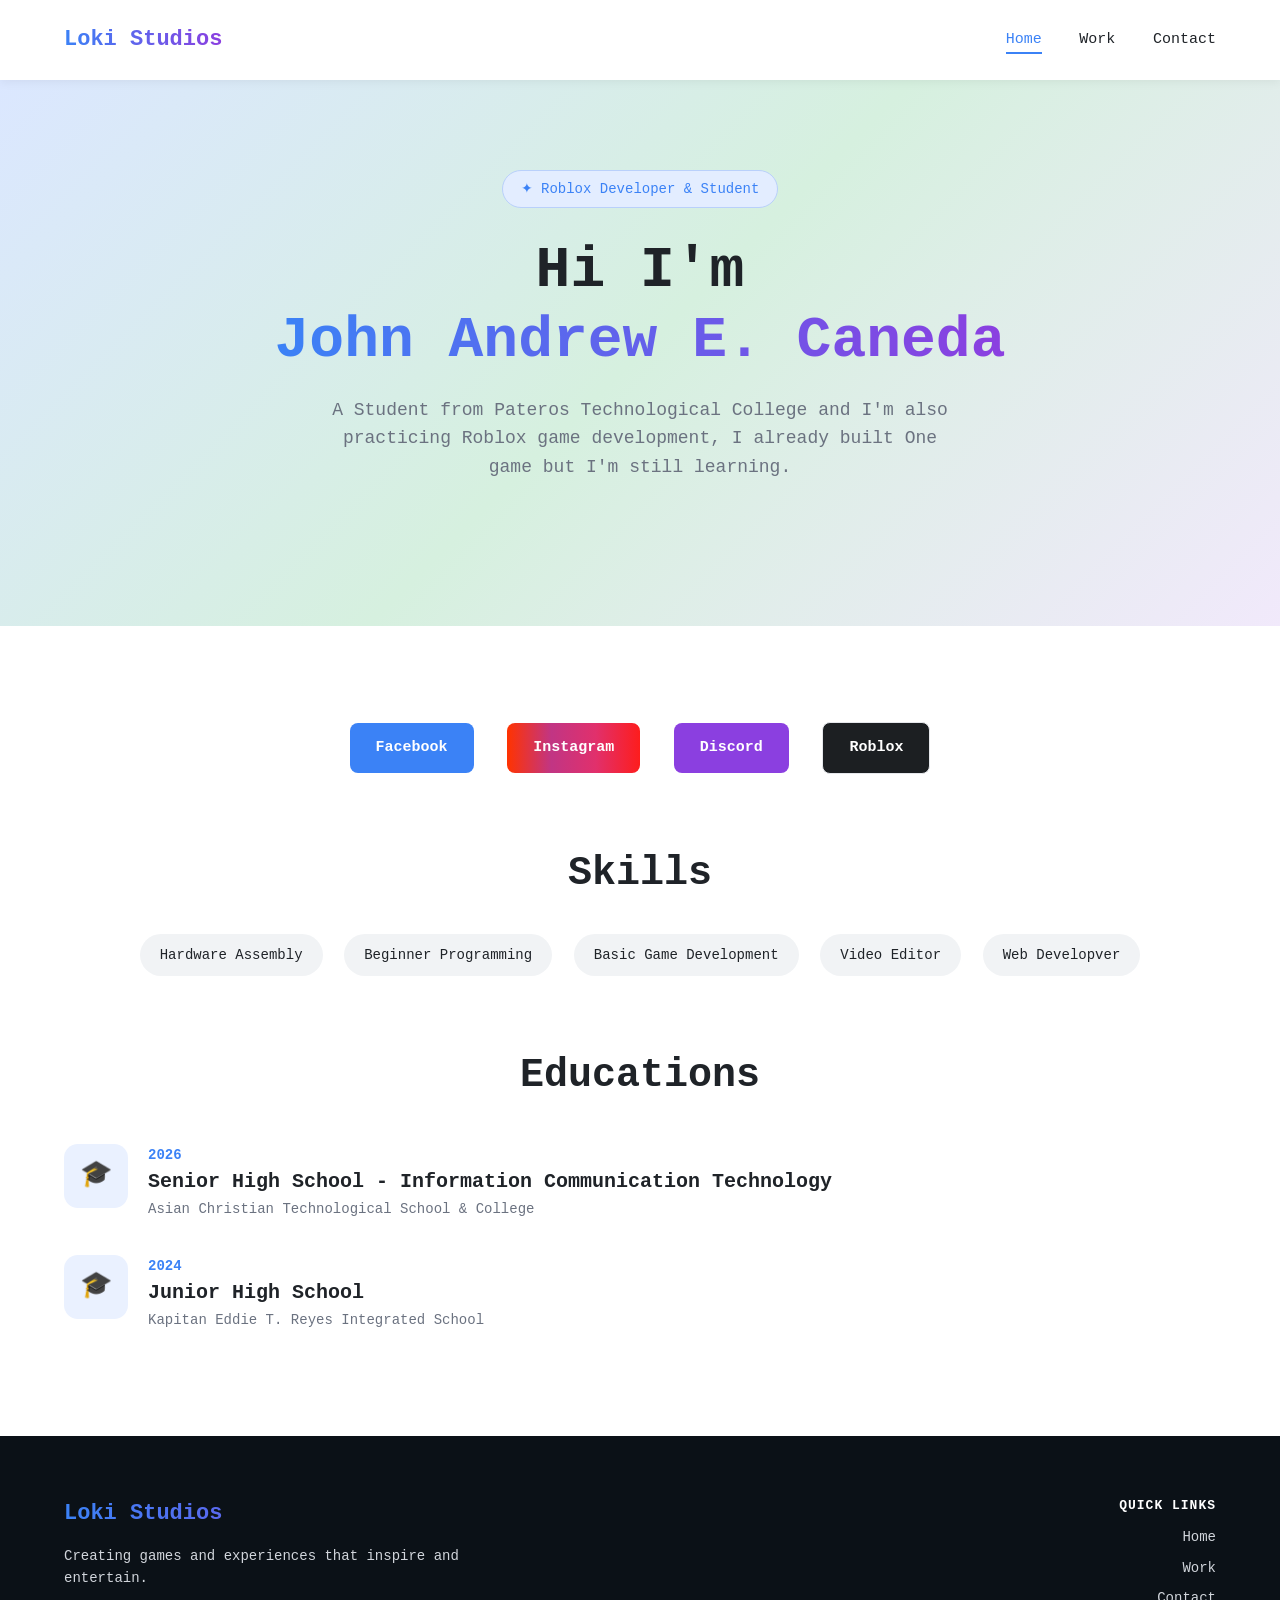
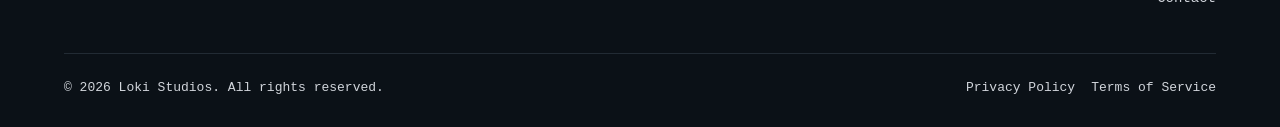
<file: index.html>
<!DOCTYPE html>
<html lang="en">
<head>
  <meta charset="UTF-8">
  <meta name="viewport" content="width=device-width, initial-scale=1.0">
  <title>Andrew Caneda - Home</title>
  <link rel="stylesheet" href="style.css">
</head>
<body>

  <!-- HEADER -->
  <header>
    <div class="container nav">
      <a href="index.html" class="logo gradient-text">Loki Studios</a>
      <div class="nav-links">
        <a href="index.html" class="active">Home</a>
        <a href="work.html">Work</a>
        <a href="contact.html">Contact</a>
      </div>
    </div>
  </header>

  <!-- HERO -->
  <div class="hero">
    <div class="container">
      <span class="badge">&#10022; Roblox Developer &amp; Student</span>
      <h1>Hi I'm<br><span class="gradient-text">John Andrew E. Caneda</span></h1>
      <p>A Student from Pateros Technological College and I'm also practicing Roblox game development, I already built One game but I'm still learning.</p>
    </div>
  </div>

  <!-- ABOUT (no picture) -->
  <section>
    <div class="container about">
      <div class="social">
        <a href="https://www.facebook.com/andrew.caneda.285074" class="btn btn-blue">Facebook</a>
        <a href="https://www.instagram.com/fxelzlike_lokiii/?hl=en" class="btn btn-indigo">Instagram</a>
        <a href="No Link Available" class="btn btn-purple">Discord</a>
        <a href="https://www.roblox.com/users/5209680108/profile" class="btn btn-black">Roblox</a>
      </div>
    </div>
  </section>

  <!-- SKILLS -->
  <section style="padding-top:0;">
    <div class="container center">
      <h2>Skills</h2>
      <div class="chips">
        <span>Hardware Assembly</span>
        <span>Beginner Programming</span>
        <span>Basic Game Development</span>
        <span>Video Editor</span>
        <span>Web Developver</span>
      </div>
    </div>
  </section>

  <!-- MILESTONES -->
  <section style="padding-top:0;">
    <div class="container">
      <h2 class="center">Educations</h2>
      <br>
      <div class="education">
        <div class="icon-box">&#127891;</div>
        <div><div class="year">2026</div><h3>Senior High School - Information Communication Technology</h3><p>Asian Christian Technological School &amp; College</p></div>
      </div>
      <div class="education">
        <div class="icon-box">&#127891;</div>
        <div><div class="year">2024</div><h3>Junior High School</h3><p>Kapitan Eddie T. Reyes Integrated School</p></div>
      </div>
    </div>
  </section>

  <!-- FOOTER -->
  <footer>
    <div class="container">
      <div class="footer-top">
        <div>
          <div class="logo gradient-text">Loki Studios</div>
          <p>Creating games and experiences that inspire and entertain.</p>
        </div>
        <div class="footer-links">
          <b>QUICK LINKS</b>
          <a href="index.html">Home</a>
          <a href="work.html">Work</a>
          <a href="contact.html">Contact</a>
        </div>
      </div>
      <div class="footer-bottom">
        <span>&copy; 2026 Loki Studios. All rights reserved.</span>
        <span><a href="Privacy.html">Privacy Policy</a><a href="ToS.html">Terms of Service</a></span>
      </div>
    </div>
  </footer>

</body>
</html>
</file>
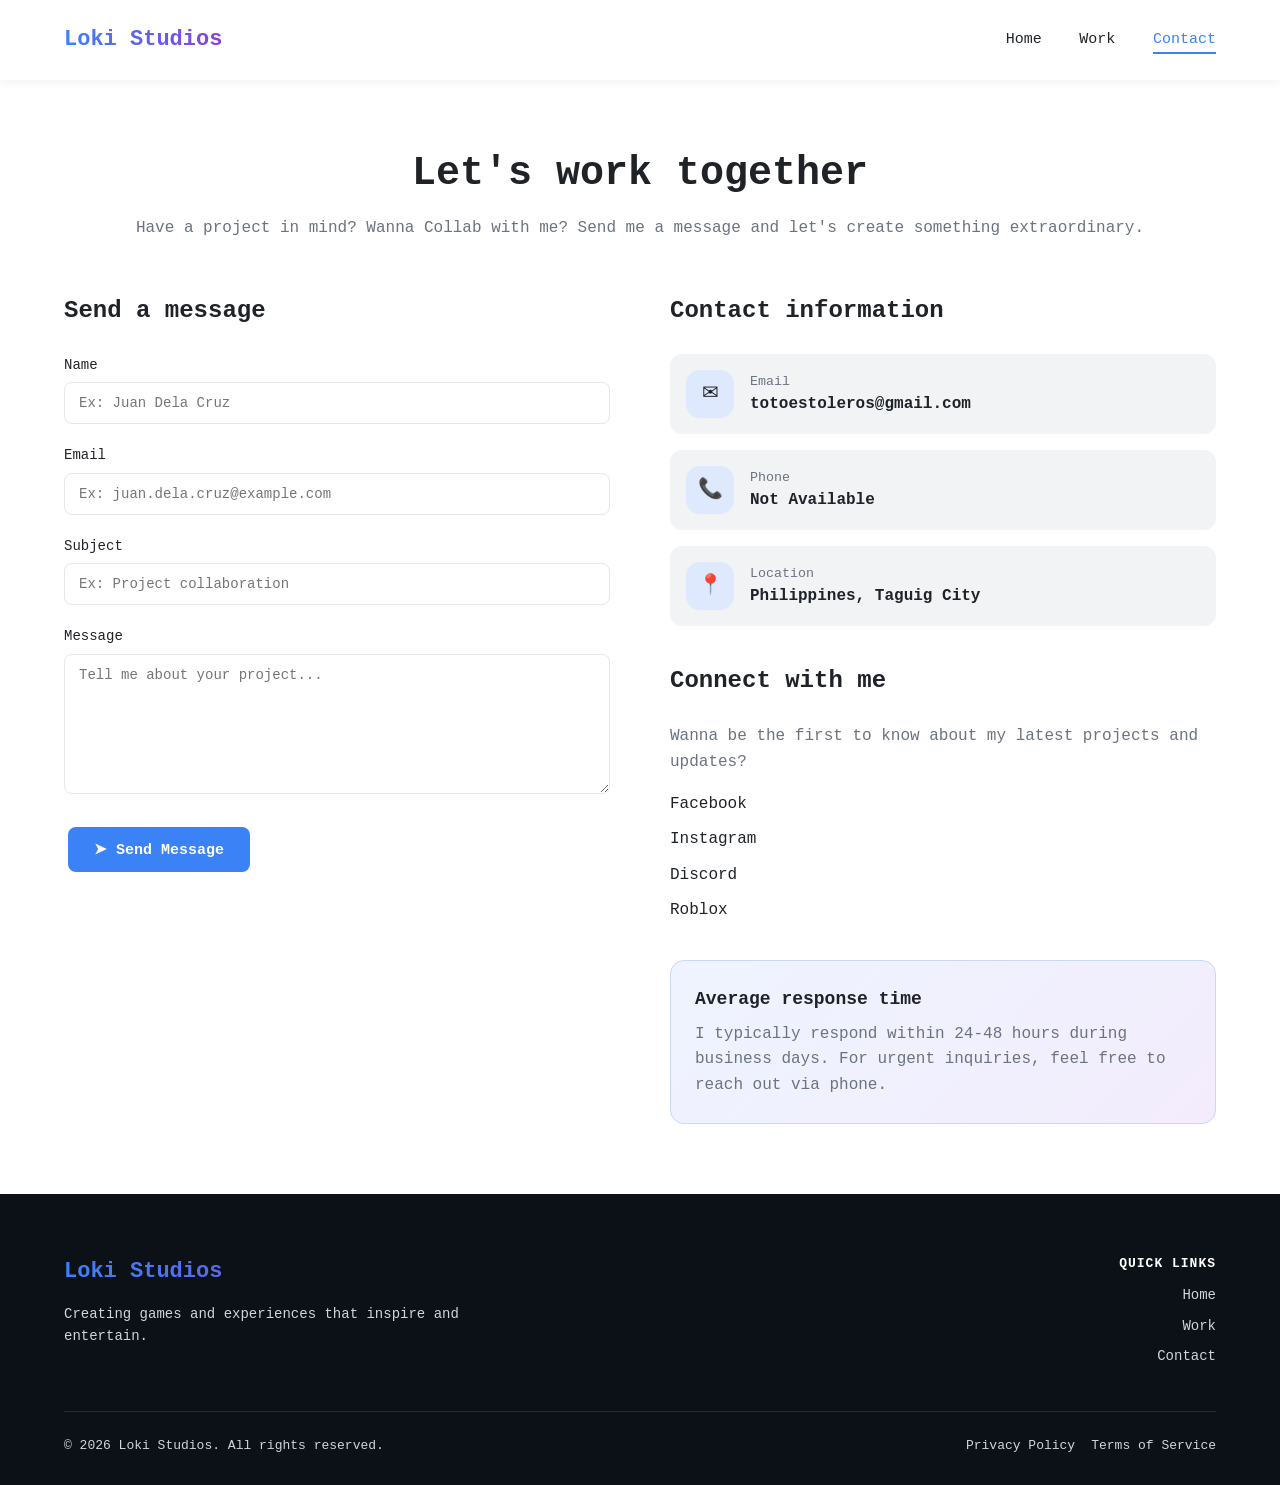
<file: contact.html>
<!DOCTYPE html>
<html lang="en">
<head>
  <meta charset="UTF-8">
  <meta name="viewport" content="width=device-width, initial-scale=1.0">
  <title>Andrew Caneda - Contact</title>
  <link rel="stylesheet" href="style.css">
</head>
<body>

  <!-- HEADER -->
  <header>
    <div class="container nav">
      <a href="index.html" class="logo gradient-text">Loki Studios</a>
      <div class="nav-links">
        <a href="index.html">Home</a>
        <a href="work.html">Work</a>
        <a href="contact.html" class="active">Contact</a>
      </div>
    </div>
  </header>

  <section>
    <div class="container">
      <h2 class="center">Let's work together</h2>
      <p class="center muted">Have a project in mind? Wanna Collab with me? Send me a message and let's create something extraordinary.</p>

      <div class="contact-grid">

        <!-- LEFT: FORM -->
        <div>
          <h3>Send a message</h3>
          <form action="https://formspree.io/f/moejzrga" method="post">
            <label for="name">Name</label>
            <input type="text" id="name" name="name" placeholder="Ex: Juan Dela Cruz">

            <label for="email">Email</label>
            <input type="email" id="email" name="email" placeholder="Ex: juan.dela.cruz@example.com">

            <label for="subject">Subject</label>
            <input type="text" id="subject" name="subject" placeholder="Ex: Project collaboration">

            <label for="message">Message</label>
            <textarea id="message" name="message" placeholder="Tell me about your project..."></textarea>

            <button type="submit" class="btn btn-blue">&#10148; Send Message</button>
          </form>
        </div>

        <!-- RIGHT: CONTACT INFO -->
        <div>
          <h3>Contact information</h3>

          <a href="mailto:totoestoleros@gmail.com" class="info-card">
            <div class="icon-box">&#9993;</div>
            <div><small>Email</small><b>totoestoleros@gmail.com</b></div>
          </a>

          <a href="tel: +630000000000" class="info-card">
            <div class="icon-box">&#128222;</div>
            <div><small>Phone</small><b>Not Available</b></div>
          </a>

          <div class="info-card">
            <div class="icon-box">&#128205;</div>
            <div><small>Location</small><b>Philippines, Taguig City</b></div>
          </div>

          <div class="connect">
            <h3>Connect with me</h3>
            <p class="muted">Wanna be the first to know about my latest projects and updates?</p>
            <a href="https://www.facebook.com/andrew.caneda.285074">Facebook</a>
            <a href="https://www.instagram.com/fxelzlike_lokiii/?hl=en">Instagram</a>
            <a href="No Link Available">Discord</a>
            <a href="https://www.roblox.com/users/5209680108/profile">Roblox</a>
          </div>

          <div class="response-box">
            <h4>Average response time</h4>
            <p>I typically respond within 24-48 hours during business days. For urgent inquiries, feel free to reach out via phone.</p>
          </div>
        </div>

      </div>
    </div>
  </section>

  <!-- FOOTER -->
  <footer>
    <div class="container">
      <div class="footer-top">
        <div>
          <div class="logo gradient-text">Loki Studios</div>
          <p>Creating games and experiences that inspire and entertain.</p>
        </div>
        <div class="footer-links">
          <b>QUICK LINKS</b>
          <a href="index.html">Home</a>
          <a href="work.html">Work</a>
          <a href="contact.html">Contact</a>
        </div>
      </div>
      <div class="footer-bottom">
        <span>&copy; 2026 Loki Studios. All rights reserved.</span>
        <span><a href="Privacy.html">Privacy Policy</a><a href="ToS.html">Terms of Service</a></span>
      </div>
    </div>
  </footer>

</body>
</html>
</file>
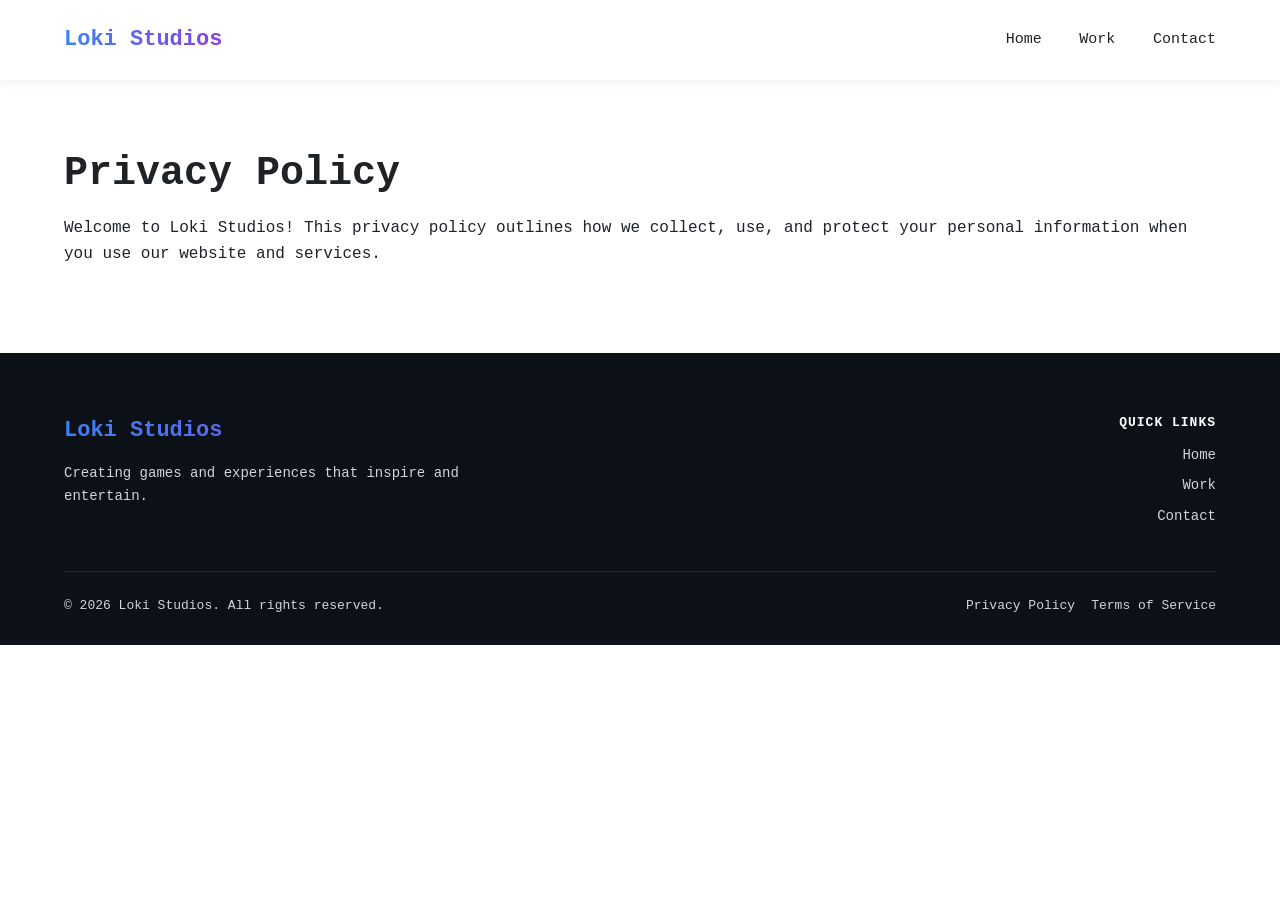
<file: Privacy.html>
<!DOCTYPE html>
<html lang="en">
<head>
  <meta charset="UTF-8">
  <meta name="viewport" content="width=device-width, initial-scale=1.0">
  <title>Andrew Caneda - Privacy Policy</title>
  <link rel="stylesheet" href="style.css">
</head>
<body>

  <!-- HEADER -->
  <header>
    <div class="container nav">
      <a href="index.html" class="logo gradient-text">Loki Studios</a>
      <div class="nav-links">
        <a href="index.html">Home</a>
        <a href="work.html">Work</a>
        <a href="contact.html">Contact</a>
      </div>
    </div>
  </header>

  <!-- PRIVACY POLICY -->
  <section>
    <div class="container">
      <h2>Privacy Policy</h2>
      <p>Welcome to Loki Studios! This privacy policy outlines how we collect, use, and protect your personal information when you use our website and services.</p>
      <!-- Add more content here -->
    </div>
  </section>

  <!-- FOOTER -->
  <footer>
    <div class="container">
      <div class="footer-top">
        <div>
          <div class="logo gradient-text">Loki Studios</div>
          <p>Creating games and experiences that inspire and entertain.</p>
        </div>
        <div class="footer-links">
          <b>QUICK LINKS</b>
          <a href="index.html">Home</a>
          <a href="work.html">Work</a>
          <a href="contact.html">Contact</a>
        </div>
      </div>
      <div class="footer-bottom">
        <span>&copy; 2026 Loki Studios. All rights reserved.</span>
        <span><a href="Privacy.html">Privacy Policy</a><a href="ToS.html">Terms of Service</a></span>
      </div>
    </div>
  </footer>

</body>
</html>
</file>
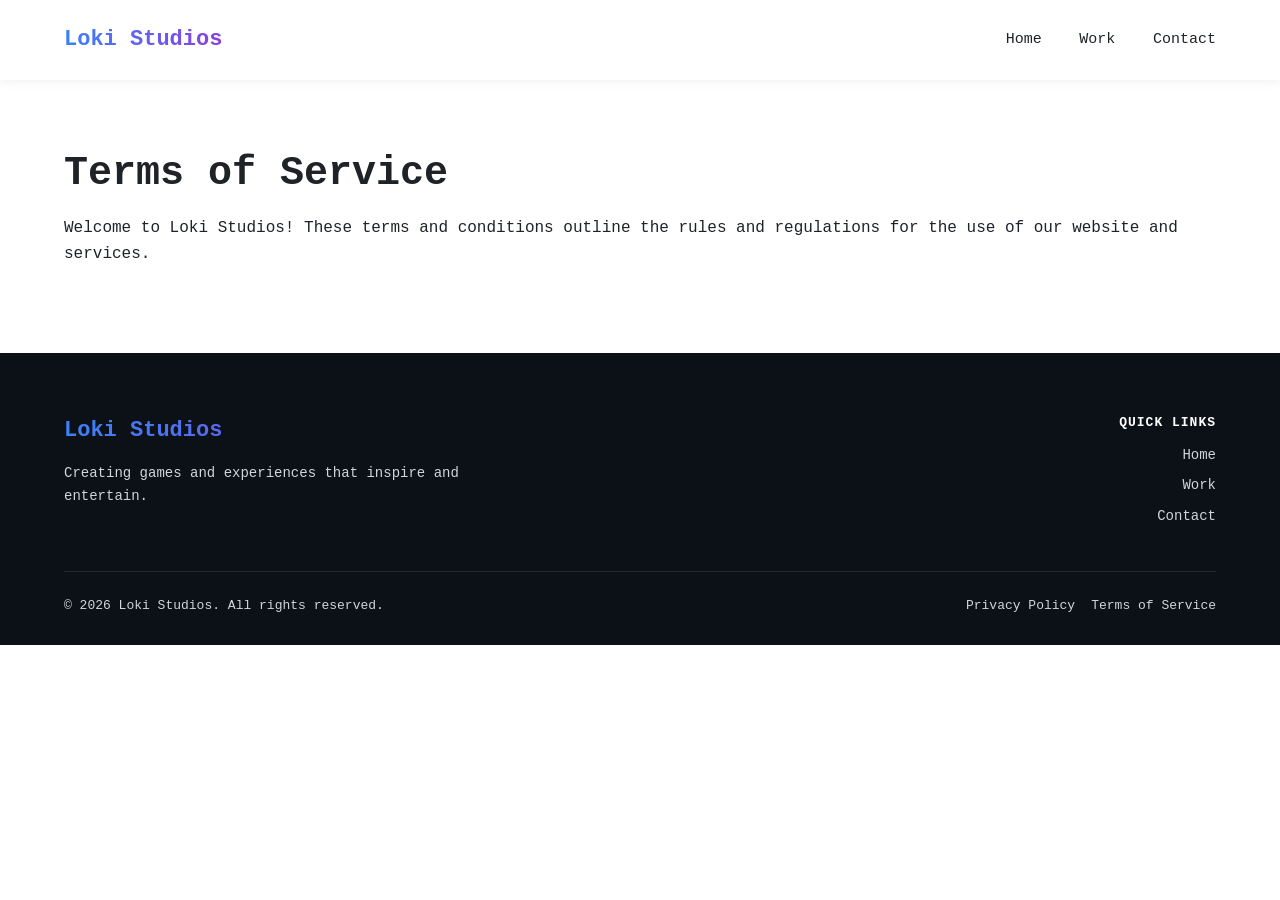
<file: ToS.html>
<!DOCTYPE html>
<html lang="en">
<head>
  <meta charset="UTF-8">
  <meta name="viewport" content="width=device-width, initial-scale=1.0">
  <title>Andrew Caneda - Terms of Service</title>
  <link rel="stylesheet" href="style.css">
</head>
<body>

  <!-- HEADER -->
  <header>
    <div class="container nav">
      <a href="index.html" class="logo gradient-text">Loki Studios</a>
      <div class="nav-links">
        <a href="index.html">Home</a>
        <a href="work.html">Work</a>
        <a href="contact.html">Contact</a>
      </div>
    </div>
  </header>

  <!-- TERMS OF SERVICE -->
  <section>
    <div class="container">
      <h2>Terms of Service</h2>
      <p>Welcome to Loki Studios! These terms and conditions outline the rules and regulations for the use of our website and services.</p>
      <!-- Add more content here -->
    </div>
  </section>

  <!-- FOOTER -->
  <footer>
    <div class="container">
      <div class="footer-top">
        <div>
          <div class="logo gradient-text">Loki Studios</div>
          <p>Creating games and experiences that inspire and entertain.</p>
        </div>
        <div class="footer-links">
          <b>QUICK LINKS</b>
          <a href="index.html">Home</a>
          <a href="work.html">Work</a>
          <a href="contact.html">Contact</a>
        </div>
      </div>
      <div class="footer-bottom">
        <span>&copy; 2026 Loki Studios. All rights reserved.</span>
        <span><a href="Privacy.html">Privacy Policy</a><a href="ToS.html">Terms of Service</a></span>
      </div>
    </div>
  </footer>

</body>
</html>
</file>
<file: style.css>
/* ===== BASIC SETTINGS ===== */
* {
  box-sizing: border-box;
}

body {
  margin: 0;
  font-family: "Courier New", Consolas, monospace;
  color: #1f2328;
  background: #ffffff;
  line-height: 1.6;
}

a {
  color: inherit;
  text-decoration: none;
}

.container {
  max-width: 1200px;
  margin: 0 auto;
  padding: 0 24px;
}

/* Gradient text (blue to purple) */
.gradient-text {
  background: linear-gradient(90deg, #3b82f6, #8b3fe0);
  -webkit-background-clip: text;
  background-clip: text;
  color: transparent;
}

/* ===== HEADER / NAVIGATION ===== */
header {
  position: sticky;
  top: 0;
  background: #ffffff;
  box-shadow: 0 2px 10px rgba(0, 0, 0, 0.06);
  z-index: 10;
}

.nav {
  display: flex;
  justify-content: space-between;
  align-items: center;
  height: 80px;
}

.logo {
  font-size: 22px;
  font-weight: bold;
}

.nav-links a {
  margin-left: 28px;
  padding-bottom: 4px;
  font-size: 15px;
  border-bottom: 2px solid transparent;
  transition: color 0.2s, border-color 0.2s;
}

/* Hover effect for Home, Work, Contact */
.nav-links a:hover {
  color: #3b82f6;
  border-bottom-color: #3b82f6;
}

.nav-links a.active {
  color: #3b82f6;
  border-bottom-color: #3b82f6;
}

/* ===== BUTTONS ===== */
.btn {
  display: inline-block;
  padding: 13px 26px;
  margin: 4px;
  border: none;
  border-radius: 8px;
  font-family: inherit;
  font-size: 15px;
  font-weight: bold;
  cursor: pointer;
  transition: transform 0.2s, box-shadow 0.2s, background 0.2s;
}

.btn-blue {
  background: #3b82f6;
  color: #ffffff;
}

.btn-black {
  background: #1c1f22;
  color: #ffffff;
  border: 1px solid #e5e7eb;
}

.btn-indigo {
  background: linear-gradient(90deg, #ff3300, #C13584, #E1306C, #FD1D1D);
  color: #ffffff;
}

.btn-purple {
  background: #8b3fe0;
  color: #ffffff;
}

/* Hover effect for all buttons */
.btn:hover {
  transform: translateY(-3px);
  box-shadow: 0 8px 18px rgba(0, 0, 0, 0.15);
}

.btn-purple:hover {
  background: #000000;
}

.btn-indigo:hover {
  background: black;
}

.btn-blue:hover {
  background: #000000;
}

.btn-black:hover {
  background: #000000;
}

/* ===== HOME: HERO ===== */
.hero {
  text-align: center;
  padding: 90px 0 110px;
  background: linear-gradient(135deg, #dbe7ff, #d6f0df, #f1e9fb);
}

.badge {
  display: inline-block;
  padding: 7px 18px;
  border-radius: 99px;
  font-size: 14px;
  color: #3b82f6;
  background: #e3edff;
  border: 1px solid #b9d0fb;
}

.hero h1 {
  font-size: 58px;
  line-height: 1.2;
  margin: 28px 0 20px;
}

.hero p {
  max-width: 640px;
  margin: 0 auto 34px;
  font-size: 18px;
  color: #6b7280;
}

/* ===== SECTIONS ===== */
section {
  padding: 70px 0;
}

h2 {
  font-size: 40px;
  line-height: 1.2;
  margin: 0 0 18px;
}

.center {
  text-align: center;
}

.muted {
  color: #6b7280;
}

/* ===== HOME: ABOUT (no picture) ===== */
.about {
  max-width: 800px;
  margin: 0 auto;
  text-align: center;
}

.about p {
  color: #6b7280;
}

.social {
  margin-top: 20px;
}

.social a {
  display: inline-block;
  margin: 6px 12px;
  font-size: 15px;
  transition: color 0.2s, transform 0.2s;
}

.social a:hover {
  color: #3b82f6;
  transform: translateY(-3px);
}

/* ===== HOME: SKILLS ===== */
.chips {
  text-align: center;
  margin-top: 30px;
}

.chips span {
  display: inline-block;
  margin: 6px;
  padding: 10px 20px;
  border-radius: 99px;
  font-size: 14px;
  background: #f1f3f5;
  transition: background 0.2s, color 0.2s, transform 0.2s;
}

.chips span:hover {
  background: #3b82f6;
  color: #ffffff;
  transform: translateY(-3px);
}

/* ===== HOME: Education ===== */
.education {
  display: flex;
  gap: 20px;
  margin-bottom: 34px;
}

.icon-box {
  flex-shrink: 0;
  width: 64px;
  height: 64px;
  border-radius: 14px;
  background: #eaf1ff;
  font-size: 26px;
  display: flex;
  align-items: center;
  justify-content: center;
}

.year {
  color: #3b82f6;
  font-weight: bold;
  font-size: 14px;
}

.education h3 {
  margin: 0;
  font-size: 20px;
}

.education p {
  margin: 0;
  font-size: 14px;
  color: #6b7280;
}

/* ===== WORK PAGE ===== */
.work-box {
  display: flex;
  align-items: center;
  gap: 32px;
  margin-top: 28px;
  padding: 24px;
  background: #f6f7f9;
  border: 1px solid #e5e7eb;
  border-radius: 20px;
  transition: transform 0.2s, box-shadow 0.2s;
}

.work-box:hover {
  transform: translateY(-4px);
  box-shadow: 0 14px 30px rgba(0, 0, 0, 0.12);
}

/* Left side: picture */
.work-pic {
  flex: 1;
}

.work-pic img,
.placeholder {
  width: 100%;
  height: 250px;
  object-fit: cover;
  border-radius: 14px;
  display: flex;
  align-items: center;
  justify-content: center;
  color: #ffffff;
  font-size: 22px;
}

/* Right side: title + text + link */
.work-text {
  flex: 1;
}

.work-text h3 {
  font-size: 26px;
  margin: 0 0 10px;
}

.work-text p {
  color: #6b7280;
  margin: 0 0 18px;
}

.work-link {
  display: inline-block;
  color: #3b82f6;
  font-weight: bold;
  transition: transform 0.2s, color 0.2s;
}

.work-link:hover {
  color: #8b3fe0;
  transform: translateX(6px);
}

/* ===== CONTACT PAGE ===== */
.contact-grid {
  display: flex;
  gap: 60px;
  margin-top: 50px;
}

.contact-grid > div {
  flex: 1;
}

.contact-grid h3 {
  font-size: 24px;
  margin: 0 0 24px;
}

label {
  display: block;
  margin-bottom: 6px;
  font-size: 14px;
}

input,
textarea {
  width: 100%;
  margin-bottom: 20px;
  padding: 12px 14px;
  border: 1px solid #e5e7eb;
  border-radius: 8px;
  font-family: inherit;
  font-size: 14px;
  transition: border-color 0.2s, box-shadow 0.2s;
}

input:hover,
textarea:hover {
  border-color: #93b4f5;
}

input:focus,
textarea:focus {
  outline: none;
  border-color: #3b82f6;
  box-shadow: 0 0 0 3px rgba(59, 130, 246, 0.2);
}

textarea {
  height: 140px;
  resize: vertical;
}

.info-card {
  display: flex;
  align-items: center;
  gap: 16px;
  margin-bottom: 16px;
  padding: 16px;
  background: #f1f3f5;
  border-radius: 12px;
  transition: transform 0.2s, box-shadow 0.2s;
}

.info-card:hover {
  transform: translateY(-3px);
  box-shadow: 0 8px 18px rgba(0, 0, 0, 0.1);
}

.info-card .icon-box {
  width: 48px;
  height: 48px;
  font-size: 20px;
  background: #dfe9fd;
}

.info-card small {
  display: block;
  color: #6b7280;
}

.info-card b {
  font-size: 16px;
}

.connect {
  margin-top: 36px;
}

.connect a {
  display: block;
  margin: 10px 0;
  transition: color 0.2s, transform 0.2s;
}

.connect a:hover {
  color: #3b82f6;
  transform: translateX(6px);
}

.response-box {
  margin-top: 36px;
  padding: 24px;
  border: 1px solid #c9d8f5;
  border-radius: 14px;
  background: linear-gradient(135deg, #eef4ff, #f3ecfc);
}

.response-box h4 {
  margin: 0 0 8px;
  font-size: 18px;
}

.response-box p {
  margin: 0;
  color: #6b7280;
}

/* ===== FOOTER ===== */
footer {
  background: #0b1117;
  color: #d1d5db;
  padding: 60px 0 28px;
}

.footer-top {
  display: flex;
  justify-content: space-between;
  gap: 30px;
}

.footer-top p {
  max-width: 420px;
  font-size: 14px;
}

.footer-links b {
  display: block;
  margin-bottom: 10px;
  font-size: 13px;
  letter-spacing: 1px;
  color: #ffffff;
}

.footer-links a {
  display: block;
  margin-bottom: 8px;
  font-size: 14px;
  text-align: right;
  transition: color 0.2s, transform 0.2s;
}

/* Hover effect for footer links */
.footer-links a:hover {
  color: #60a5fa;
  transform: translateX(-5px);
}

.footer-bottom {
  display: flex;
  justify-content: space-between;
  margin-top: 36px;
  padding-top: 24px;
  border-top: 1px solid #222b34;
  font-size: 13px;
}

.footer-bottom a {
  margin-left: 16px;
  transition: color 0.2s;
}

.footer-bottom a:hover {
  color: #60a5fa;
}

/* ===== MOBILE ===== */
@media (max-width: 760px) {
  .hero h1 {
    font-size: 36px;
  }
  .work-box,
  .contact-grid,
  .footer-top,
  .footer-bottom {
    flex-direction: column;
  }
  .nav-links a {
    margin-left: 14px;
  }
  .footer-links a {
    text-align: left;
  }
}
</file>
